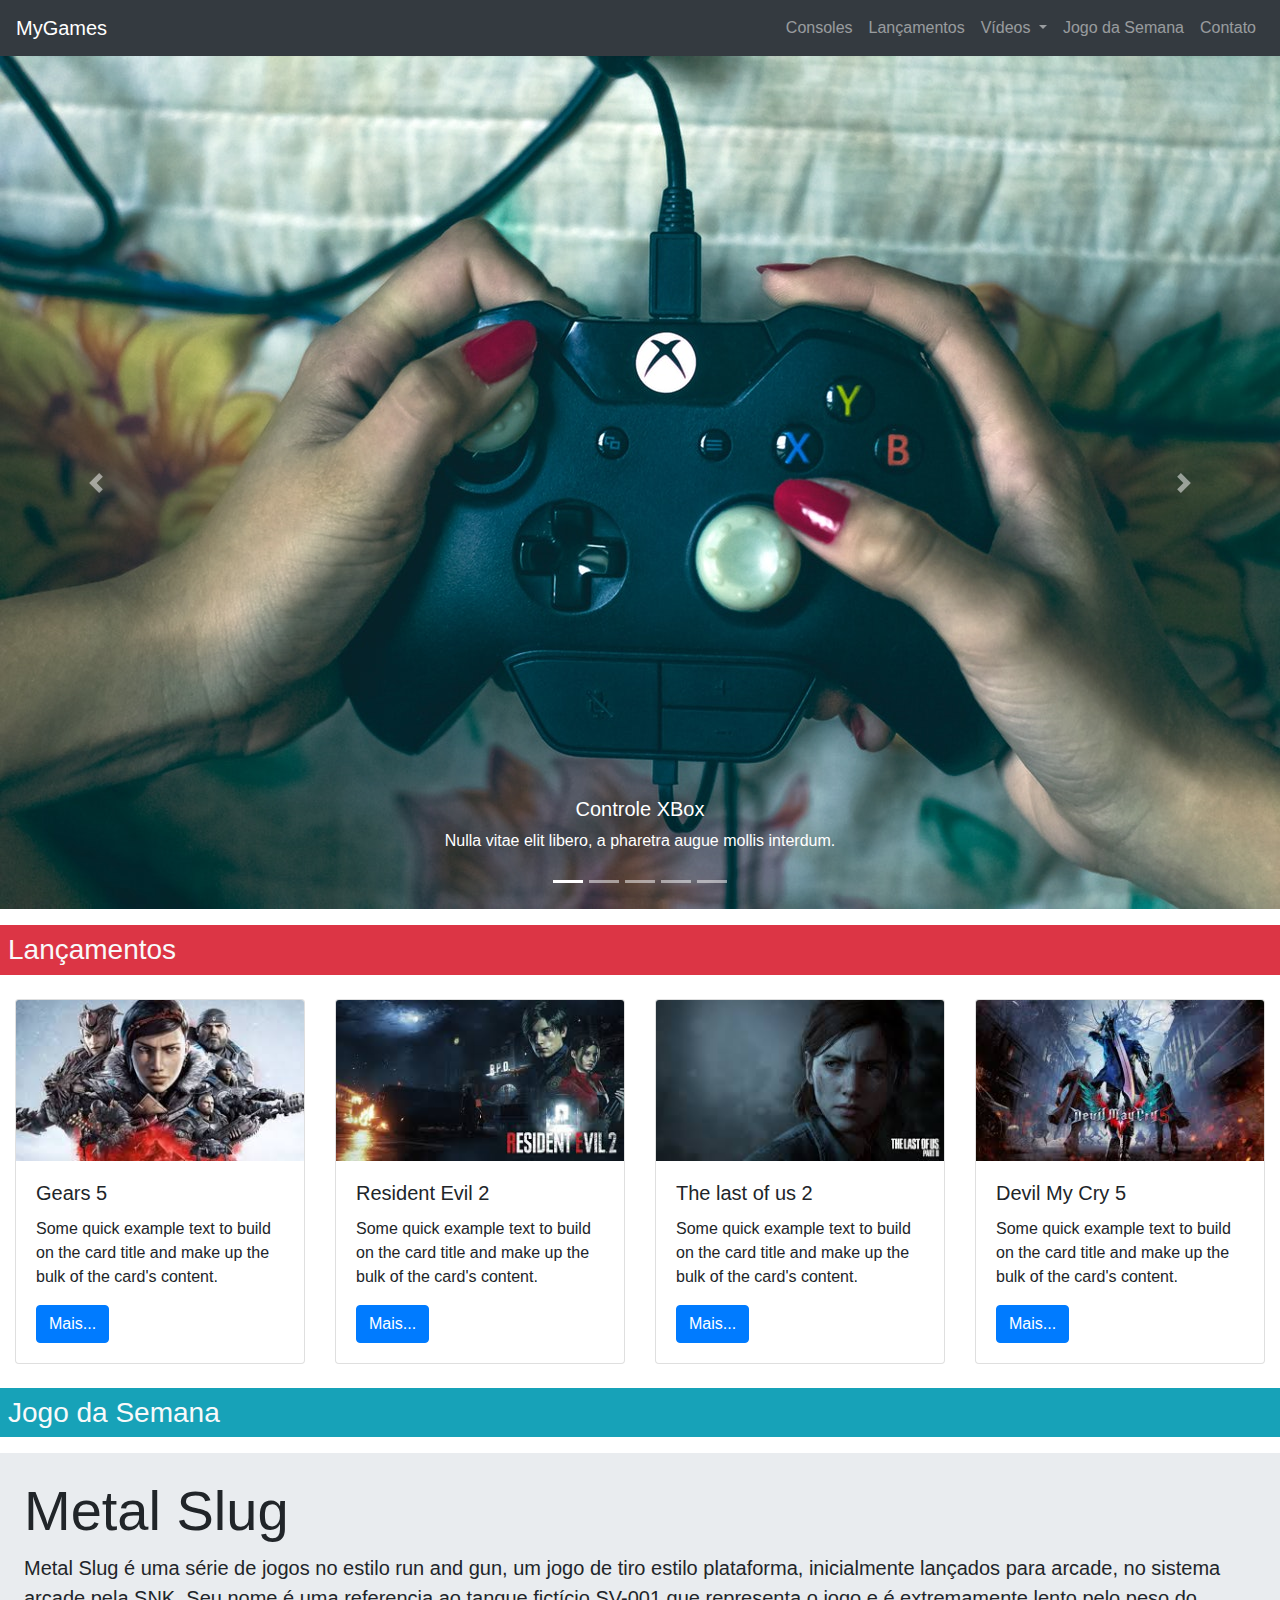
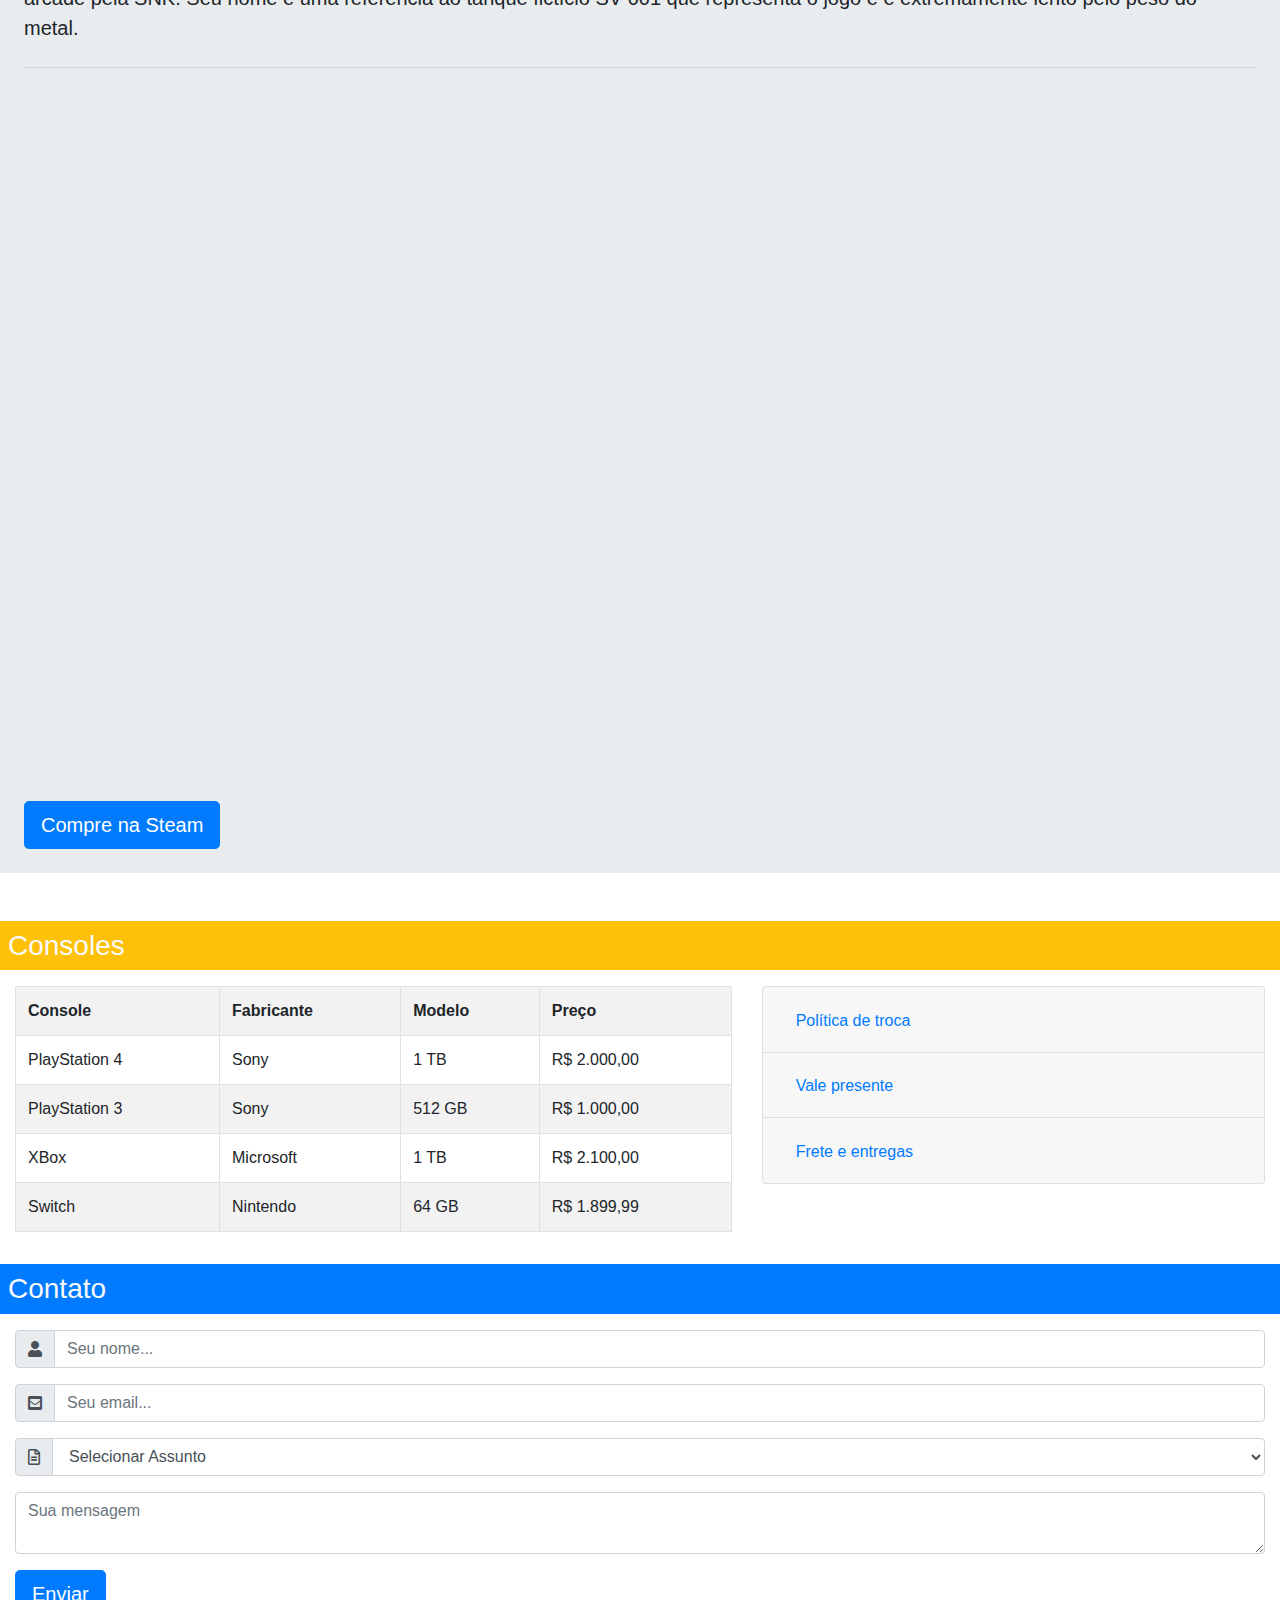
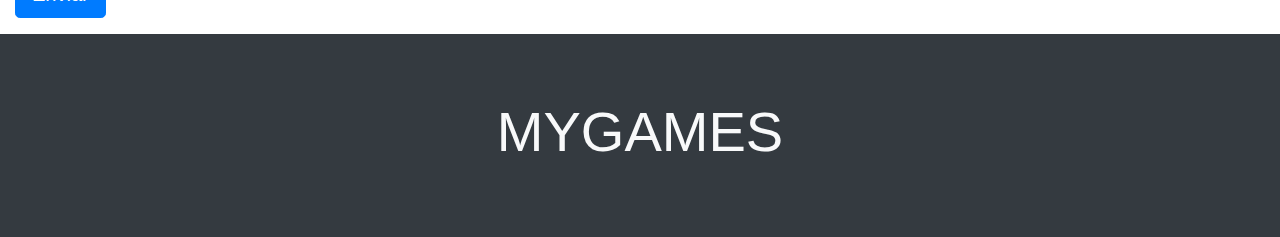
<file: Mygames/index.html>
<!doctype html>
<html lang="pt-br">
  <head>
    <!-- Required meta tags -->
    <meta charset="utf-8">
    <meta name="viewport" content="width=device-width, initial-scale=1, shrink-to-fit=no">

    <!-- Bootstrap CSS -->
    <link rel="stylesheet" href="https://stackpath.bootstrapcdn.com/bootstrap/4.3.1/css/bootstrap.min.css" integrity="sha384-ggOyR0iXCbMQv3Xipma34MD+dH/1fQ784/j6cY/iJTQUOhcWr7x9JvoRxT2MZw1T" crossorigin="anonymous">

    <!-- fontes  -->
    <link rel="stylesheet" href="https://cdnjs.cloudflare.com/ajax/libs/font-awesome/5.10.2/css/all.css">

    <style media="screen">
      .fonte{width: 20px;}
    </style>

    <title>MyGames</title>

  </head>
  <body>
    <!-- menu de navegação -->
    <nav class="navbar navbar-expand-lg navbar-dark bg-dark">
      <a class="navbar-brand" href="#">MyGames</a>
        <button class="navbar-toggler" type="button" data-toggle="collapse" data-target="#navbarSupportedContent" aria-controls="navbarSupportedContent" aria-expanded="false" aria-label="Toggle navigation">
        <span class="navbar-toggler-icon"></span>
      </button>

      <div class="collapse navbar-collapse" id="navbarSupportedContent">
        <ul class="navbar-nav ml-auto">
          <li class="nav-item">
            <a class="nav-link" href="#">Consoles</a>
          </li>
          <li class="nav-item">
            <a class="nav-link" href="#">Lançamentos</a>
          </li>
          <li class="nav-item dropdown">
            <a class="nav-link dropdown-toggle" href="#" id="navbarDropdown" role="button" data-toggle="dropdown" aria-haspopup="true" aria-expanded="false">
              Vídeos
            </a>
            <div class="dropdown-menu" aria-labelledby="navbarDropdown">
              <a class="dropdown-item" href="#" data-toggle="modal" data-target="#video01">Alex Kid</a>
              <a class="dropdown-item" href="#">The Last of Us</a>
              <a class="dropdown-item" href="#">Crash</a>
              <a class="dropdown-item" href="#">Black</a>
            </div>
          </li>
          <li class="nav-item">
            <a class="nav-link" href="#" tabindex="-1">Jogo da Semana</a>
          </li>
          <li class="nav-item">
            <a class="nav-link" href="#" tabindex="-1">Contato</a>
          </li>
        </ul>
      </div>
    </nav>
    <!-- fim do menu de navegação -->

    <!-- Modais dos vídeos do dropdown -->

    <!-- video 01 -->
    <!-- Modal -->
    <div class="modal fade" id="video01" tabindex="-1" role="dialog" aria-labelledby="exampleModalLabel" aria-hidden="true">
      <div class="modal-dialog" role="document">
        <div class="modal-content">
          <div class="modal-header">
            <h5 class="modal-title" id="exampleModalLabel">Alex Kid</h5>
            <button type="button" class="close" data-dismiss="modal" aria-label="Close">
              <span aria-hidden="true">&times;</span>
            </button>
          </div>
          <div class="modal-body">
            <p>
              Foi o primeiro jogo da série Alex Kidd, lançado em 1986 para o console Sega Master System. Se tornou muito popular entre os jogos para Master System, sendo um dos motivos que o levaram a vir na memória do console. Jogo de plataforma em 2D, semelhante ao Super Mario Bros. da Nintendo. Acredita-se que Alex Kidd tenha sido criado para competir com o Super Mario Bros. Apesar de ter sido considerado melhor que Mario por muitos críticos, não se tornou tão popular devido à baixa popularidade do console.
            </p>
            <div class="embed-responsive embed-responsive-16by9">
              <iframe class="embed-responsive-item" src="https://www.youtube.com/embed/yasiyS7dkcU" allowfullscreen></iframe>
            </div>
          </div>
        </div>
      </div>
    </div>
    <!-- fim video 01 -->

    <!-- fim dos Modais -->

    <!-- carousel -->
    <div class="bd-example">
      <div id="carouselExampleCaptions" class="carousel slide" data-ride="carousel">
        <ol class="carousel-indicators">
          <li data-target="#carouselExampleCaptions" data-slide-to="0" class="active"></li>
          <li data-target="#carouselExampleCaptions" data-slide-to="1"></li>
          <li data-target="#carouselExampleCaptions" data-slide-to="2"></li>
          <li data-target="#carouselExampleCaptions" data-slide-to="3"></li>
          <li data-target="#carouselExampleCaptions" data-slide-to="4"></li>
        </ol>
        <div class="carousel-inner">
          <div class="carousel-item active">
            <img src="./images/im01.jpg" class="d-block w-100" alt="Controle XBox">
            <div class="carousel-caption d-none d-block">
              <h5>Controle XBox</h5>
              <p>Nulla vitae elit libero, a pharetra augue mollis interdum.</p>
            </div>
          </div>
          <div class="carousel-item">
            <img src="./images/im02.jpg" class="d-block w-100" alt="Realidade Virtual">
            <div class="carousel-caption d-none d-block">
              <h5>Realidade Virtual</h5>
              <p>Lorem ipsum dolor sit amet, consectetur adipiscing elit.</p>
            </div>
          </div>
          <div class="carousel-item">
            <img src="./images/im03.jpg" class="d-block w-100" alt="Clássicos do Atari">
            <div class="carousel-caption d-none d-block">
              <h5>Clássicos do Atari</h5>
              <p>Praesent commodo cursus magna, vel scelerisque nisl consectetur.</p>
            </div>
          </div>
          <div class="carousel-item">
            <img src="./images/im04.jpg" class="d-block w-100" alt="Mundo Nintendo">
            <div class="carousel-caption d-none d-block">
              <h5>Mundo Nintendo</h5>
              <p>Praesent commodo cursus magna, vel scelerisque nisl consectetur.</p>
            </div>
          </div>
          <div class="carousel-item">
            <img src="./images/im05.jpg" class="d-block w-100" alt="Mundo PS4">
            <div class="carousel-caption d-none d-block">
              <h5>Mundo PS4</h5>
              <p>Praesent commodo cursus magna, vel scelerisque nisl consectetur.</p>
            </div>
          </div>
        </div>
        <a class="carousel-control-prev" href="#carouselExampleCaptions" role="button" data-slide="prev">
          <span class="carousel-control-prev-icon" aria-hidden="true"></span>
          <span class="sr-only">Previous</span>
        </a>
        <a class="carousel-control-next" href="#carouselExampleCaptions" role="button" data-slide="next">
          <span class="carousel-control-next-icon" aria-hidden="true"></span>
          <span class="sr-only">Next</span>
        </a>
      </div>
    </div>
    <!-- fim do carousel -->

    <!-- área de Lançamentos esse cara cai na PS, ESTUDE-->
    <h3 class="my-3 p-2 bg-danger text-light">Lançamentos</h3>
    <section class="container-fluid">
      <!-- PRIMEIRA LINHA DO GRID -->
      <div class="row">

        <!-- lançamento 01 -->
        <div class="col-12 col-sm-12 col-md-6 col-lg-3 my-2">
          <div class="card">
            <img src="./images/mini01.jpg" class="card-img-top" alt="Game lançamento 01 - Gears 5">
            <div class="card-body">
              <h5 class="card-title">Gears 5</h5>
              <p class="card-text">Some quick example text to build on the card title and make up the bulk of the card's content.</p>
              <a href="#" class="btn btn-primary">Mais...</a>
            </div>
          </div>
        </div>
        <!-- FIM lançamento 01 -->

        <!-- lançamento 02 -->
        <div class="col-12 col-sm-12 col-md-6 col-lg-3 my-2">
          <div class="card">
            <img src="./images/mini02.jpg" class="card-img-top" alt="Game lançamento 02 - Resident Evil 2">
            <div class="card-body">
              <h5 class="card-title">Resident Evil 2</h5>
              <p class="card-text">Some quick example text to build on the card title and make up the bulk of the card's content.</p>
              <a href="#" class="btn btn-primary">Mais...</a>
            </div>
          </div>
        </div>
        <!-- FIM lançamento 02 -->

        <!-- lançamento 03 -->
        <div class="col-12 col-sm-12 col-md-6 col-lg-3 my-2">
          <div class="card">
            <img src="./images/mini03.jpg" class="card-img-top" alt="Game lançamento 03 - The last of us 2">
            <div class="card-body">
              <h5 class="card-title">The last of us 2</h5>
              <p class="card-text">Some quick example text to build on the card title and make up the bulk of the card's content.</p>
              <a href="#" class="btn btn-primary">Mais...</a>
            </div>
          </div>
        </div>
        <!-- FIM lançamento 03 -->

        <!-- lançamento 04 -->
        <div class="col-12 col-sm-12 col-md-6 col-lg-3 my-2">
          <div class="card">
            <img src="./images/mini04.jpg" class="card-img-top" alt="Game lançamento 04 - Devil My Cry 5">
            <div class="card-body">
              <h5 class="card-title">Devil My Cry 5</h5>
              <p class="card-text">Some quick example text to build on the card title and make up the bulk of the card's content.</p>
              <a href="#" class="btn btn-primary">Mais...</a>
            </div>
          </div>
        </div>
        <!-- FIM lançamento 04 -->
      </div>
      <!-- FIM PRIMEIRA LINHA DO GRID -->
    </section>
    <!-- fim da área de Lançamentos -->

    <!-- Jumbotron -->
    <h3 class="my-3 p-2 bg-info text-light">Jogo da Semana</h3>
    <div class="row">
      <div class="col-12 col-sm-12 col-md-12">
        <div class="jumbotron jumbotron-fluid p-4">
          <h1 class="display-4">Metal Slug</h1>
          <p class="lead">
            Metal Slug é uma série de jogos no estilo run and gun, um jogo de tiro estilo plataforma, inicialmente lançados para arcade, no sistema arcade pela SNK. Seu nome é uma referencia ao tanque fictício SV-001 que representa o jogo e é extremamente lento pelo peso do metal.
          </p>
          <hr class="my-4">
          <p>
            <div class="embed-responsive embed-responsive-16by9">
              <iframe class="embed-responsive-item" src="https://www.youtube.com/embed/pVbmBDgVgO4" allowfullscreen></iframe>
            </div>
          </p>
          <a class="btn btn-primary btn-lg" href="https://store.steampowered.com/app/312610/METAL_SLUG_X/" role="button" target="_blank">Compre na Steam</a>
        </div>
      </div>
    </div>
    <!-- Fim Jumbotron -->



    <!-- tabela e accordion -->
    <h3 class="my-3 p-2 bg-warning text-light">Consoles</h3>
    <section class="container-fluid">
    <div class="row">
      <!-- tabela -->
      <div class="col-12 col-sm-12 col-md-7">
        <table class="table table-fluid table-bordered table-striped">
          <tr>
            <th>Console</th>
            <th>Fabricante</th>
            <th>Modelo</th>
            <th>Preço</th>
          </tr>

          <tr>
            <td>PlayStation 4</td>
            <td>Sony</td>
            <td>1 TB</td>
            <td>R$ 2.000,00</td>
          </tr>

          <tr>
            <td>PlayStation 3</td>
            <td>Sony</td>
            <td>512 GB</td>
            <td>R$ 1.000,00</td>
          </tr>

          <tr>
            <td>XBox</td>
            <td>Microsoft</td>
            <td>1 TB</td>
            <td>R$ 2.100,00</td>
          </tr>

          <tr>
            <td>Switch</td>
            <td>Nintendo</td>
            <td>64 GB</td>
            <td>R$ 1.899,99</td>
          </tr>
        </table>
      </div>

      <!-- acccordion -->
      <div class="col-12 col-sm-12 col-md-5">
        <div class="accordion" id="accordionExample">
          <div class="card">
            <div class="card-header" id="headingOne">
              <h2 class="mb-0">
                <button class="btn btn-link" type="button" data-toggle="collapse" data-target="#collapseOne" aria-expanded="true" aria-controls="collapseOne">
                  Política de troca
                </button>
              </h2>
            </div>

            <div id="collapseOne" class="collapse" aria-labelledby="headingOne" data-parent="#accordionExample">
              <div class="card-body">
                <p>
                  Lorem ipsum dolor sit amet.....
                </p>
              </div>
            </div>
          </div>
          <div class="card">
            <div class="card-header" id="headingTwo">
              <h2 class="mb-0">
                <button class="btn btn-link collapsed" type="button" data-toggle="collapse" data-target="#collapseTwo" aria-expanded="false" aria-controls="collapseTwo">
                  Vale presente
                </button>
              </h2>
            </div>
            <div id="collapseTwo" class="collapse" aria-labelledby="headingTwo" data-parent="#accordionExample">
              <div class="card-body">
                <p>
                  Lorem ipsum dolor sit amet.....
                </p>
              </div>
            </div>
          </div>
          <div class="card">
            <div class="card-header" id="headingThree">
              <h2 class="mb-0">
                <button class="btn btn-link collapsed" type="button" data-toggle="collapse" data-target="#collapseThree" aria-expanded="false" aria-controls="collapseThree">
                  Frete e entregas
                </button>
              </h2>
            </div>
            <div id="collapseThree" class="collapse" aria-labelledby="headingThree" data-parent="#accordionExample">
              <div class="card-body">
                <p>
                  Lorem ipsum dolor sit amet.....
                </p>
              </div>
            </div>
          </div>
        </div>
      </div>

    </div>
    <!-- tabela e accordion -->
  </section>

  <!-- formulário de contato -->
  <h3 class="my-3 p-2 bg-primary text-light">Contato</h3>
  <section class="container-fluid">
    <div class="row">
      <div class="col-12 col-sm-12 col-md-12">
        <form class="" action="" method="post">
            <div class="input-group mb-3">
                <div class="input-group-prepend">
                 <div class="input-group-text"><span class="fas fa-user"></span></div>
               </div>
               <input type="text" class="form-control" id="inlineFormInputGroup" placeholder="Seu nome...">
             </div>

             <div class="input-group mb-3">
                 <div class="input-group-prepend">
                  <div class="input-group-text"><span class="fas fa-envelope-square"></span></div>
                </div>
                <input type="text" class="form-control" id="inlineFormInputGroup" placeholder="Seu email...">
            </div>

            <div class="input-group mb-3">
                <div class="input-group-prepend">
                 <div class="input-group-text"><span class="far fa-file-alt"></span></div>
               </div>
               <select class="form-control" name="">
                 <option value="">Selecionar Assunto</option>
                 <option value="">Fazer elogio</option>
                 <option value="">Fazer reclamação</option>
                 <option value="">Fazer uma solicitação</option>
                 <option value="">Outros</option>
               </select>
           </div>

           <div class="mb-3">
             <textarea class="form-control" placeholder="Sua mensagem"></textarea>
           </div>

           <div class="mb-3">
             <button type="submit" name="button" class="btn btn-primary btn-lg">Enviar</button>
           </div>
    </form>
  </div>
    </div>
  </section>

  <footer class="p-5 bg-dark">
    <h3 class="p-3 text-center text-light  display-4">MYGAMES</h3>
  </footer>
    <!-- Optional JavaScript -->
    <!-- jQuery first, then Popper.js, then Bootstrap JS -->
    <script src="https://ajax.googleapis.com/ajax/libs/jquery/3.4.1/jquery.min.js"></script>
    <!-- <script src="https://code.jquery.com/jquery-3.3.1.slim.min.js" integrity="sha384-q8i/X+965DzO0rT7abK41JStQIAqVgRVzpbzo5smXKp4YfRvH+8abtTE1Pi6jizo" crossorigin="anonymous"></script> -->
    <script src="https://cdnjs.cloudflare.com/ajax/libs/popper.js/1.14.7/umd/popper.min.js" integrity="sha384-UO2eT0CpHqdSJQ6hJty5KVphtPhzWj9WO1clHTMGa3JDZwrnQq4sF86dIHNDz0W1" crossorigin="anonymous"></script>
    <script src="https://stackpath.bootstrapcdn.com/bootstrap/4.3.1/js/bootstrap.min.js" integrity="sha384-JjSmVgyd0p3pXB1rRibZUAYoIIy6OrQ6VrjIEaFf/nJGzIxFDsf4x0xIM+B07jRM" crossorigin="anonymous"></script>
  </body>
</html>
</file>
